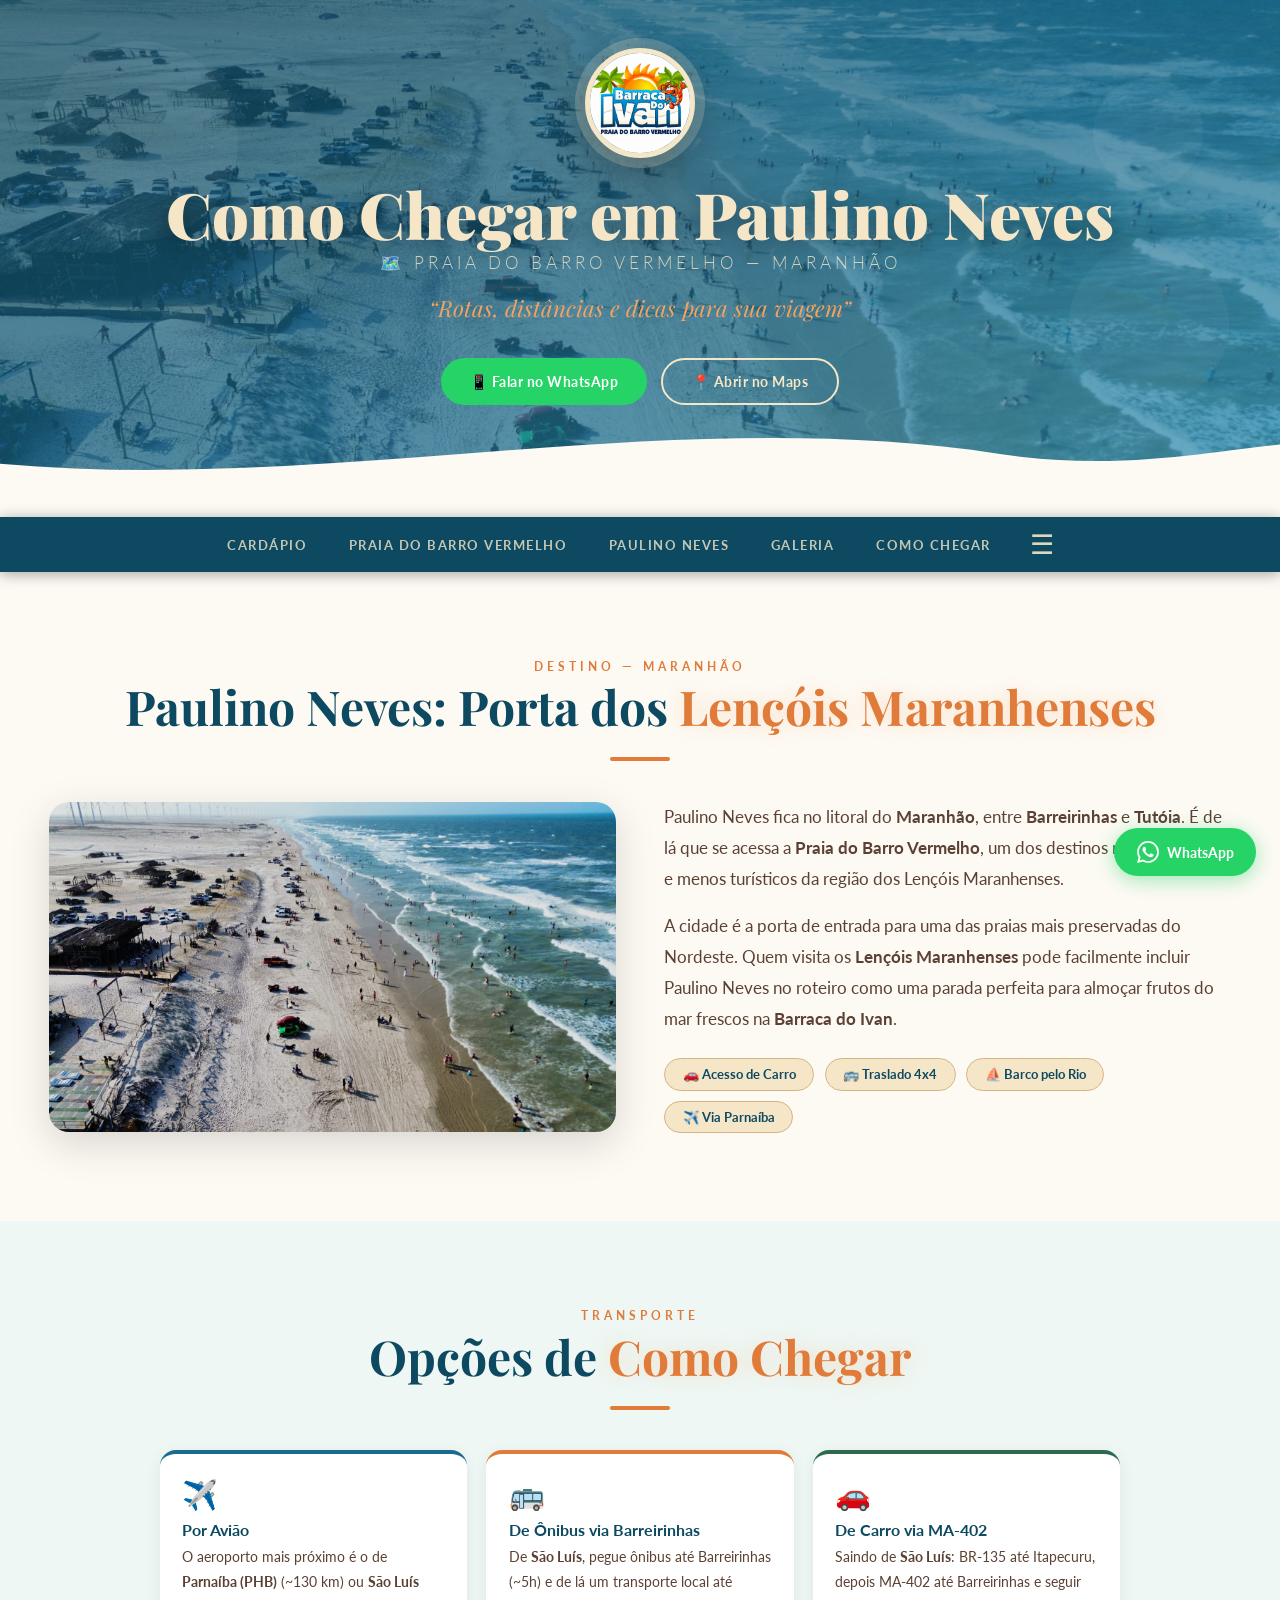
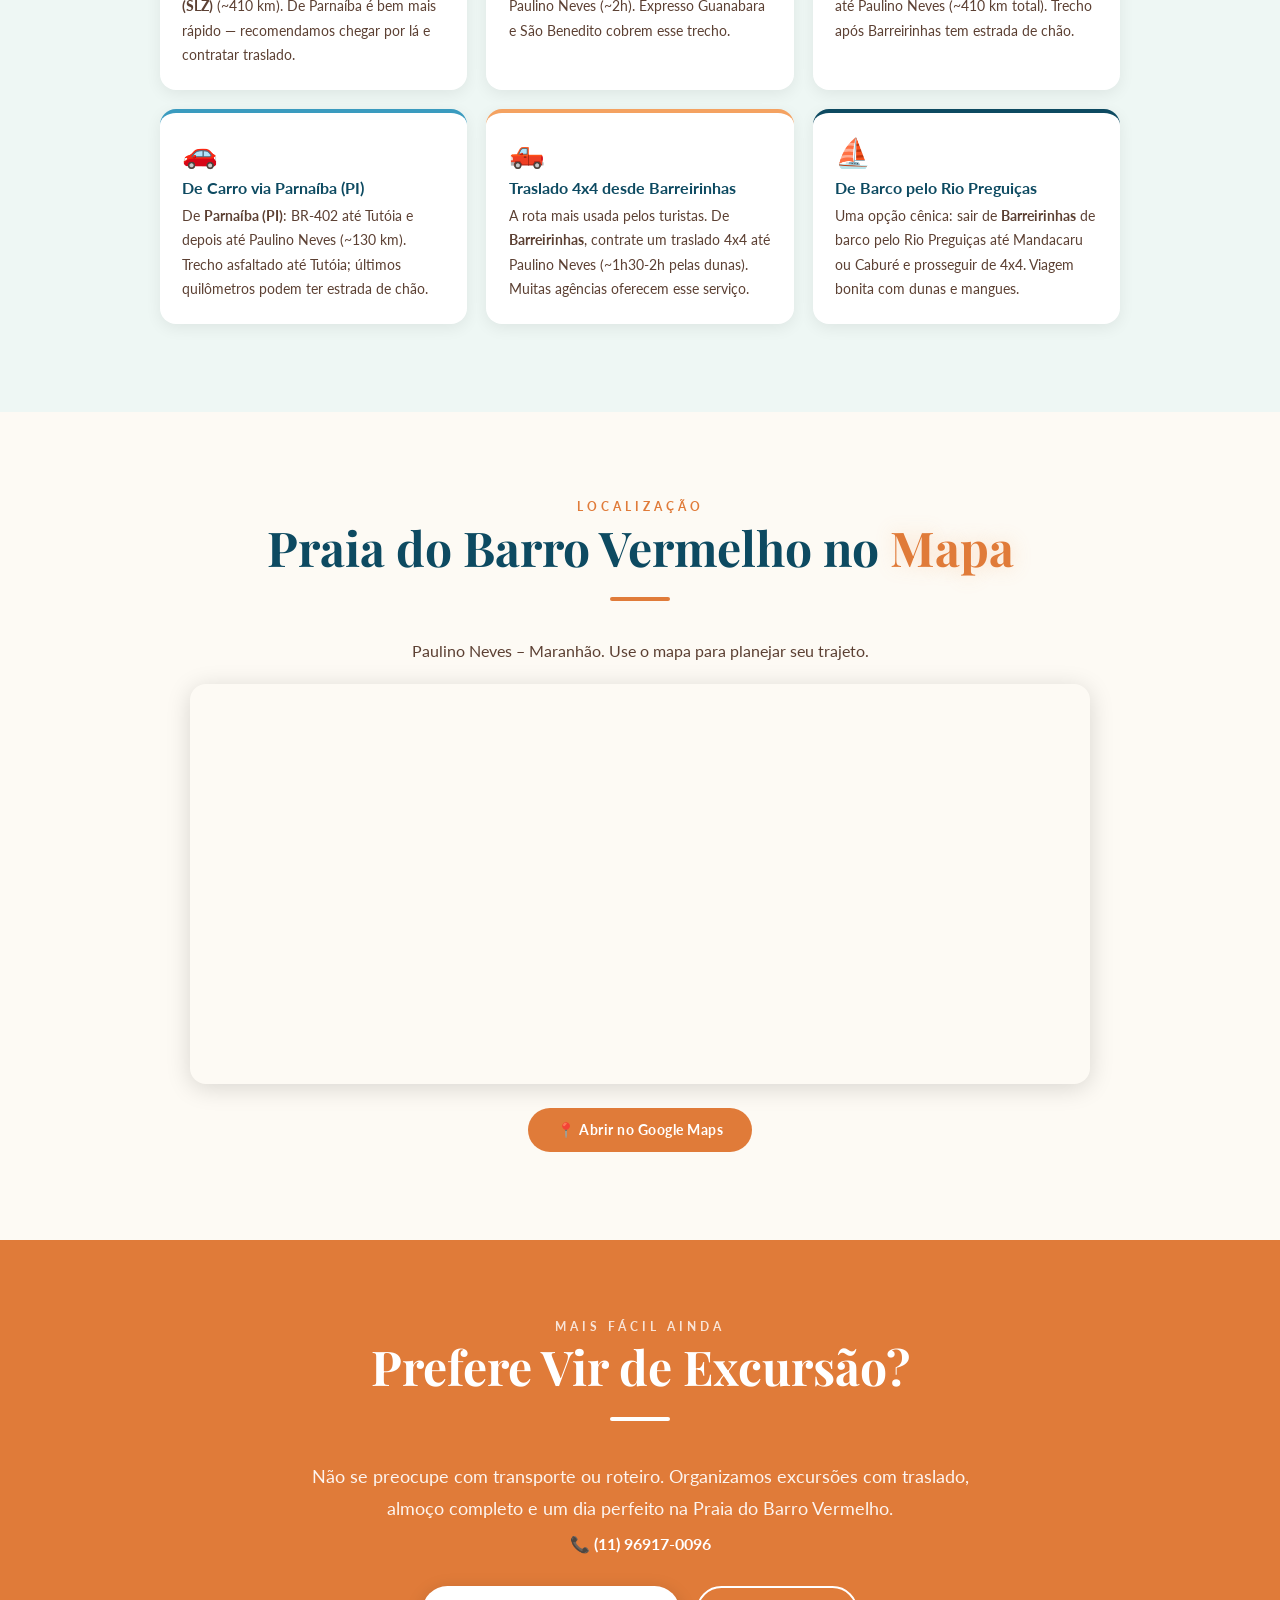
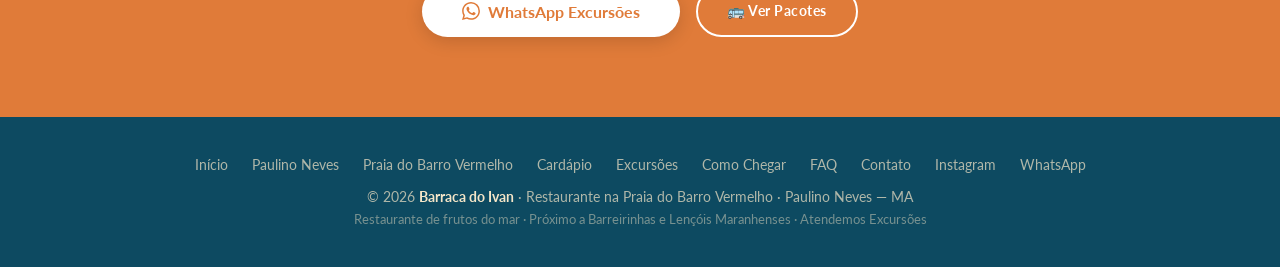
<file: como-chegar-paulino-neves.html>
<!DOCTYPE html>
<html lang="pt-BR">
<head>
<meta charset="UTF-8">
<meta name="viewport" content="width=device-width, initial-scale=1.0">
<title>Como Chegar em Paulino Neves MA | Barraca do Ivan – Praia do Barro Vermelho</title>
<meta name="description" content="Saiba como chegar em Paulino Neves, Maranhão, e na Praia do Barro Vermelho. Rotas de ônibus, carro e traslado desde Barreirinhas, São Luís e Parnaíba.">
<meta name="keywords" content="como chegar Paulino Neves, como ir Praia Barro Vermelho, ônibus Paulino Neves, traslado Barreirinhas Paulino Neves, como chegar Lençóis Maranhenses">
<meta name="robots" content="index, follow, max-snippet:-1, max-image-preview:large, max-video-preview:-1">
<meta name="author" content="Barraca do Ivan">
<link rel="canonical" href="https://barracadoivan.com/como-chegar-paulino-neves.html">
<meta name="geo.region" content="BR-MA">
<meta name="geo.placename" content="Paulino Neves, Maranhão, Brasil">
<meta name="geo.position" content="-2.7186;-42.5458">
<meta name="ICBM" content="-2.7186, -42.5458">
<meta property="og:type" content="website">
<meta property="og:url" content="https://barracadoivan.com/como-chegar-paulino-neves.html">
<meta property="og:title" content="Como Chegar em Paulino Neves MA | Barraca do Ivan">
<meta property="og:description" content="Rotas completas para chegar à Praia do Barro Vermelho em Paulino Neves – de carro, ônibus ou traslado partindo de Barreirinhas, São Luís ou Parnaíba.">
<meta property="og:image" content="https://barracadoivan.com/Imagens/praiadrone.jpeg">
<meta property="og:image:alt" content="Vista aérea da Praia do Barro Vermelho – Paulino Neves, Maranhão">
<meta property="og:locale" content="pt_BR">
<meta property="og:site_name" content="Barraca do Ivan">
<meta name="twitter:card" content="summary_large_image">
<meta name="twitter:title" content="Como Chegar em Paulino Neves MA | Barraca do Ivan">
<meta name="twitter:description" content="Rotas e opções de transporte para chegar à Praia do Barro Vermelho em Paulino Neves, Maranhão.">
<meta name="twitter:image" content="https://barracadoivan.com/Imagens/praiadrone.jpeg">
<link rel="icon" type="image/jpeg" href="Imagens/logo.jpeg">
<link rel="shortcut icon" href="Imagens/logo.jpeg">
<link rel="apple-touch-icon" href="Imagens/logo.jpeg">
<meta name="theme-color" content="#0D4A61">
<script type="application/ld+json">
{
  "@context": "https://schema.org",
  "@graph": [
    {
      "@type": "WebPage",
      "@id": "https://barracadoivan.com/como-chegar-paulino-neves.html",
      "url": "https://barracadoivan.com/como-chegar-paulino-neves.html",
      "name": "Como Chegar em Paulino Neves MA | Barraca do Ivan",
      "description": "Rotas e opções de transporte para chegar à Praia do Barro Vermelho em Paulino Neves, Maranhão.",
      "inLanguage": "pt-BR",
      "isPartOf": {"@id": "https://barracadoivan.com/"}
    },
    {
      "@type": "BreadcrumbList",
      "itemListElement": [
        {"@type": "ListItem", "position": 1, "name": "Início", "item": "https://barracadoivan.com/"},
        {"@type": "ListItem", "position": 2, "name": "Como Chegar", "item": "https://barracadoivan.com/como-chegar-paulino-neves.html"}
      ]
    },
    {
      "@type": "Restaurant",
      "@id": "https://barracadoivan.com/#restaurant",
      "name": "Barraca do Ivan",
      "url": "https://barracadoivan.com/",
      "logo": {"@type": "ImageObject", "url": "https://barracadoivan.com/Imagens/logo.jpeg", "width": 512, "height": 512},
      "telephone": "+5598988126176",
      "address": {
        "@type": "PostalAddress",
        "streetAddress": "Praia do Barro Vermelho",
        "addressLocality": "Paulino Neves",
        "addressRegion": "MA",
        "postalCode": "65595-000",
        "addressCountry": "BR"
      },
      "geo": {"@type": "GeoCoordinates", "latitude": -2.7264, "longitude": -42.5753},
      "servesCuisine": ["Frutos do Mar", "Culinária Maranhense"],
      "openingHours": "Mo-Su 09:00-18:00",
      "hasMap": "https://maps.app.goo.gl/vjuzgA27zzzx3Y1H8"
    }
  ]
}
</script>
<link rel="preconnect" href="https://fonts.googleapis.com">
<link rel="preconnect" href="https://fonts.gstatic.com" crossorigin>
<link rel="preload" href="https://fonts.googleapis.com/css2?family=Lato:wght@300;400;700&family=Playfair+Display:ital,wght@0,700;0,900;1,700&display=swap" as="style" onload="this.onload=null;this.rel='stylesheet'">
<noscript><link rel="stylesheet" href="https://fonts.googleapis.com/css2?family=Lato:wght@300;400;700&family=Playfair+Display:ital,wght@0,700;0,900;1,700&display=swap"></noscript>
<link rel="stylesheet" href="style.css">
</head>
<body>

<a class="wpp-float" href="https://wa.me/5598988126176?text=Ol%C3%A1%2C+gostaria+de+informa%C3%A7%C3%B5es+sobre+como+chegar+na+Barraca+do+Ivan!" target="_blank" rel="noopener"><svg xmlns="http://www.w3.org/2000/svg" viewBox="0 0 24 24" fill="white" width="22" height="22" style="flex-shrink:0"><path d="M17.472 14.382c-.297-.149-1.758-.867-2.03-.967-.273-.099-.471-.148-.67.15-.197.297-.767.966-.94 1.164-.173.199-.347.223-.644.075-.297-.15-1.255-.463-2.39-1.475-.883-.788-1.48-1.761-1.653-2.059-.173-.297-.018-.458.13-.606.134-.133.298-.347.446-.52.149-.174.198-.298.298-.497.099-.198.05-.371-.025-.52-.075-.149-.669-1.612-.916-2.207-.242-.579-.487-.5-.669-.51-.173-.008-.371-.01-.57-.01-.198 0-.52.074-.792.372-.272.297-1.04 1.016-1.04 2.479 0 1.462 1.065 2.875 1.213 3.074.149.198 2.096 3.2 5.077 4.487.709.306 1.262.489 1.694.625.712.227 1.36.195 1.871.118.571-.085 1.758-.719 2.006-1.413.248-.694.248-1.289.173-1.413-.074-.124-.272-.198-.57-.347m-5.421 7.403h-.004a9.87 9.87 0 01-5.031-1.378l-.361-.214-3.741.982.998-3.648-.235-.374a9.86 9.86 0 01-1.51-5.26c.001-5.45 4.436-9.884 9.888-9.884 2.64 0 5.122 1.03 6.988 2.898a9.825 9.825 0 012.893 6.994c-.003 5.45-4.437 9.884-9.885 9.884m8.413-18.297A11.815 11.815 0 0012.05 0C5.495 0 .16 5.335.157 11.892c0 2.096.547 4.142 1.588 5.945L.057 24l6.305-1.654a11.882 11.882 0 005.683 1.448h.005c6.554 0 11.89-5.335 11.893-11.893a11.821 11.821 0 00-3.48-8.413z"/></svg> WhatsApp</a>

<header class="hero" style="min-height:55vh;padding:3rem 1.5rem 7rem;">
  <div class="bubble b1"></div><div class="bubble b2"></div>
  <div class="bubble b3"></div><div class="bubble b4"></div>
  <div class="hero-bg" style="background-image:url('Imagens/praiadrone.jpeg');opacity:0.30;"></div>
  <div class="hero-content">
    <img src="Imagens/logo.jpeg" alt="Logo Barraca do Ivan" class="logo-img" style="width:110px;height:110px;">
    <h1 class="hero-title" style="font-size:clamp(1.9rem,7vw,4rem);">Como Chegar em Paulino Neves</h1>
    <p class="hero-praia">🗺️ Praia do Barro Vermelho &mdash; Maranhão</p>
    <p class="hero-tagline">&ldquo;Rotas, distâncias e dicas para sua viagem&rdquo;</p>
    <div class="hero-ctas">
      <a class="btn btn-wpp" href="https://wa.me/5598988126176?text=Ol%C3%A1%2C+gostaria+de+informa%C3%A7%C3%B5es+sobre+como+chegar+na+Barraca+do+Ivan!" target="_blank" rel="noopener">📱 Falar no WhatsApp</a>
      <a class="btn btn-outline" href="https://maps.app.goo.gl/vjuzgA27zzzx3Y1H8" target="_blank" rel="noopener">📍 Abrir no Maps</a>
    </div>
  </div>
</header>

<nav>
  <div class="nav-primary-links">
    <a href="cardapio.html">Cardápio</a>
    <a href="praia-do-barro-vermelho.html">Praia do Barro Vermelho</a>
    <a href="paulino-neves.html">Paulino Neves</a>
    <a href="index.html#galeria">Galeria</a>
    <a href="como-chegar-paulino-neves.html">Como Chegar</a>
  </div>
  <div class="nav-more">
    <button class="nav-toggle" aria-label="Mais páginas">&#9776;</button>
    <div class="nav-dropdown" id="navDropdown">
      <a href="index.html">Início</a>
      <a href="excursoes.html">Excursões</a>
      <a href="index.html#contato">Contato</a>
      <a href="index.html#faq">FAQ</a>
    </div>
  </div>
</nav>

<!-- INTRODUÇÃO -->
<section id="introducao">
  <div class="sobre-inner sr">
    <p class="section-label">Destino — Maranhão</p>
    <h2 class="section-title">Paulino Neves: Porta dos <span>Lençóis Maranhenses</span></h2>
    <div class="divider"></div>
    <div class="sobre-cols">
      <div class="sobre-img-wrap">
        <img src="Imagens/praiadrone.jpeg" alt="Vista aérea de Paulino Neves e Praia do Barro Vermelho, Maranhão" loading="lazy" width="440" height="330">
      </div>
      <div class="sobre-text">
        <p>Paulino Neves fica no litoral do <strong>Maranhão</strong>, entre <strong>Barreirinhas</strong> e <strong>Tutóia</strong>. É de lá que se acessa a <strong>Praia do Barro Vermelho</strong>, um dos destinos mais exclusivos e menos turísticos da região dos Lençóis Maranhenses.</p>
        <p>A cidade é a porta de entrada para uma das praias mais preservadas do Nordeste. Quem visita os <strong>Lençóis Maranhenses</strong> pode facilmente incluir Paulino Neves no roteiro como uma parada perfeita para almoçar frutos do mar frescos na <strong>Barraca do Ivan</strong>.</p>
        <div class="badges">
          <span class="badge">🚗 Acesso de Carro</span>
          <span class="badge">🚌 Traslado 4x4</span>
          <span class="badge">⛵ Barco pelo Rio</span>
          <span class="badge">✈️ Via Parnaíba</span>
        </div>
      </div>
    </div>
  </div>
</section>

<!-- OPÇÕES DE COMO CHEGAR -->
<section id="rotas" style="background:#EEF7F4;">
  <div class="sr" style="max-width:960px;margin:0 auto;text-align:center;">
    <p class="section-label">Transporte</p>
    <h2 class="section-title">Opções de <span>Como Chegar</span></h2>
    <div class="divider"></div>
    <div style="display:grid;grid-template-columns:repeat(auto-fit,minmax(250px,1fr));gap:1.2rem;text-align:left;margin-top:1rem;">
      <div style="background:white;border-radius:16px;padding:1.4rem;box-shadow:0 4px 16px rgba(0,0,0,0.07);border-top:4px solid var(--mar);">
        <div style="font-size:1.8rem;margin-bottom:0.5rem;">✈️</div>
        <h3 style="color:var(--mar-profundo);font-size:1rem;margin-bottom:0.4rem;">Por Avião</h3>
        <p style="color:var(--texto-suave);font-size:0.9rem;line-height:1.7;">O aeroporto mais próximo é o de <strong>Parnaíba (PHB)</strong> (~130 km) ou <strong>São Luís (SLZ)</strong> (~410 km). De Parnaíba é bem mais rápido — recomendamos chegar por lá e contratar traslado.</p>
      </div>
      <div style="background:white;border-radius:16px;padding:1.4rem;box-shadow:0 4px 16px rgba(0,0,0,0.07);border-top:4px solid var(--laranja);">
        <div style="font-size:1.8rem;margin-bottom:0.5rem;">🚌</div>
        <h3 style="color:var(--mar-profundo);font-size:1rem;margin-bottom:0.4rem;">De Ônibus via Barreirinhas</h3>
        <p style="color:var(--texto-suave);font-size:0.9rem;line-height:1.7;">De <strong>São Luís</strong>, pegue ônibus até Barreirinhas (~5h) e de lá um transporte local até Paulino Neves (~2h). Expresso Guanabara e São Benedito cobrem esse trecho.</p>
      </div>
      <div style="background:white;border-radius:16px;padding:1.4rem;box-shadow:0 4px 16px rgba(0,0,0,0.07);border-top:4px solid var(--verde);">
        <div style="font-size:1.8rem;margin-bottom:0.5rem;">🚗</div>
        <h3 style="color:var(--mar-profundo);font-size:1rem;margin-bottom:0.4rem;">De Carro via MA-402</h3>
        <p style="color:var(--texto-suave);font-size:0.9rem;line-height:1.7;">Saindo de <strong>São Luís</strong>: BR-135 até Itapecuru, depois MA-402 até Barreirinhas e seguir até Paulino Neves (~410 km total). Trecho após Barreirinhas tem estrada de chão.</p>
      </div>
      <div style="background:white;border-radius:16px;padding:1.4rem;box-shadow:0 4px 16px rgba(0,0,0,0.07);border-top:4px solid var(--mar-claro);">
        <div style="font-size:1.8rem;margin-bottom:0.5rem;">🚗</div>
        <h3 style="color:var(--mar-profundo);font-size:1rem;margin-bottom:0.4rem;">De Carro via Parnaíba (PI)</h3>
        <p style="color:var(--texto-suave);font-size:0.9rem;line-height:1.7;">De <strong>Parnaíba (PI)</strong>: BR-402 até Tutóia e depois até Paulino Neves (~130 km). Trecho asfaltado até Tutóia; últimos quilômetros podem ter estrada de chão.</p>
      </div>
      <div style="background:white;border-radius:16px;padding:1.4rem;box-shadow:0 4px 16px rgba(0,0,0,0.07);border-top:4px solid var(--laranja-vivo);">
        <div style="font-size:1.8rem;margin-bottom:0.5rem;">🛻</div>
        <h3 style="color:var(--mar-profundo);font-size:1rem;margin-bottom:0.4rem;">Traslado 4x4 desde Barreirinhas</h3>
        <p style="color:var(--texto-suave);font-size:0.9rem;line-height:1.7;">A rota mais usada pelos turistas. De <strong>Barreirinhas</strong>, contrate um traslado 4x4 até Paulino Neves (~1h30-2h pelas dunas). Muitas agências oferecem esse serviço.</p>
      </div>
      <div style="background:white;border-radius:16px;padding:1.4rem;box-shadow:0 4px 16px rgba(0,0,0,0.07);border-top:4px solid var(--mar-profundo);">
        <div style="font-size:1.8rem;margin-bottom:0.5rem;">⛵</div>
        <h3 style="color:var(--mar-profundo);font-size:1rem;margin-bottom:0.4rem;">De Barco pelo Rio Preguiças</h3>
        <p style="color:var(--texto-suave);font-size:0.9rem;line-height:1.7;">Uma opção cênica: sair de <strong>Barreirinhas</strong> de barco pelo Rio Preguiças até Mandacaru ou Caburé e prosseguir de 4x4. Viagem bonita com dunas e mangues.</p>
      </div>
    </div>
  </div>
</section>

<!-- MAPA -->
<section id="mapa">
  <div class="sr" style="max-width:900px;margin:0 auto;text-align:center;">
    <p class="section-label">Localização</p>
    <h2 class="section-title">Praia do Barro Vermelho no <span>Mapa</span></h2>
    <div class="divider"></div>
    <p style="color:var(--texto-suave);font-size:1rem;margin-bottom:1.5rem;">Paulino Neves – Maranhão. Use o mapa para planejar seu trajeto.</p>
    <div style="border-radius:16px;overflow:hidden;box-shadow:0 4px 24px rgba(0,0,0,0.15);">
      <iframe
        src="https://www.google.com/maps/embed?pb=!1m18!1m12!1m3!1d63351!2d-42.5753!3d-2.7264!2m3!1f0!2f0!3f0!3m2!1i1024!2i768!4f13.1!3m3!1m2!1s0x7f4b9e1f5b000001%3A0x0!2sPaulino+Neves%2C+MA!5e0!3m2!1spt!2sbr!4v1680000000000!5m2!1spt!2sbr"
        width="100%" height="400"
        style="border:0;display:block;"
        allowfullscreen="" loading="lazy"
        referrerpolicy="no-referrer-when-downgrade"
        title="Mapa de Paulino Neves – Praia do Barro Vermelho, Maranhão">
      </iframe>
    </div>
    <div style="margin-top:1.5rem;">
      <a class="btn btn-primary" href="https://maps.app.goo.gl/vjuzgA27zzzx3Y1H8" target="_blank" rel="noopener">📍 Abrir no Google Maps</a>
    </div>
  </div>
</section>

<!-- CTA EXCURSÃO -->
<section id="cta-excursao" style="background:var(--laranja);text-align:center;padding:5rem 1.5rem;">
  <div class="sr" style="max-width:680px;margin:0 auto;">
    <p class="section-label" style="color:rgba(255,255,255,0.8);">Mais fácil ainda</p>
    <h2 class="section-title" style="color:white;">Prefere Vir de <span style="color:white;text-shadow:none;">Excursão?</span></h2>
    <div class="divider" style="background:white;"></div>
    <p style="color:rgba(255,255,255,0.92);font-size:1.1rem;line-height:1.85;margin-bottom:0.5rem;">Não se preocupe com transporte ou roteiro. Organizamos excursões com traslado, almoço completo e um dia perfeito na Praia do Barro Vermelho.</p>
    <p style="color:rgba(255,255,255,0.92);font-size:1rem;margin-bottom:2rem;">📞 <strong style="color:white;">(11) 96917-0096</strong></p>
    <div style="display:flex;gap:1rem;justify-content:center;flex-wrap:wrap;">
      <a class="btn-excursao" href="https://wa.me/5511969170096?text=Ol%C3%A1%2C+gostaria+de+informa%C3%A7%C3%B5es+sobre+excurs%C3%B5es+para+a+Praia+do+Barro+Vermelho!" target="_blank" rel="noopener"><svg xmlns="http://www.w3.org/2000/svg" viewBox="0 0 24 24" fill="currentColor" width="18" height="18"><path d="M17.472 14.382c-.297-.149-1.758-.867-2.03-.967-.273-.099-.471-.148-.67.15-.197.297-.767.966-.94 1.164-.173.199-.347.223-.644.075-.297-.15-1.255-.463-2.39-1.475-.883-.788-1.48-1.761-1.653-2.059-.173-.297-.018-.458.13-.606.134-.133.298-.347.446-.52.149-.174.198-.298.298-.497.099-.198.05-.371-.025-.52-.075-.149-.669-1.612-.916-2.207-.242-.579-.487-.5-.669-.51-.173-.008-.371-.01-.57-.01-.198 0-.52.074-.792.372-.272.297-1.04 1.016-1.04 2.479 0 1.462 1.065 2.875 1.213 3.074.149.198 2.096 3.2 5.077 4.487.709.306 1.262.489 1.694.625.712.227 1.36.195 1.871.118.571-.085 1.758-.719 2.006-1.413.248-.694.248-1.289.173-1.413-.074-.124-.272-.198-.57-.347m-5.421 7.403h-.004a9.87 9.87 0 01-5.031-1.378l-.361-.214-3.741.982.998-3.648-.235-.374a9.86 9.86 0 01-1.51-5.26c.001-5.45 4.436-9.884 9.888-9.884 2.64 0 5.122 1.03 6.988 2.898a9.825 9.825 0 012.893 6.994c-.003 5.45-4.437 9.884-9.885 9.884m8.413-18.297A11.815 11.815 0 0012.05 0C5.495 0 .16 5.335.157 11.892c0 2.096.547 4.142 1.588 5.945L.057 24l6.305-1.654a11.882 11.882 0 005.683 1.448h.005c6.554 0 11.89-5.335 11.893-11.893a11.821 11.821 0 00-3.48-8.413z"/></svg> WhatsApp Excursões</a>
      <a class="btn btn-outline" style="border-color:white;color:white;" href="excursoes.html">🚌 Ver Pacotes</a>
    </div>
  </div>
</section>

<footer>
  <div class="footer-links">
    <a href="index.html">Início</a>
    <a href="paulino-neves.html">Paulino Neves</a>
    <a href="praia-do-barro-vermelho.html">Praia do Barro Vermelho</a>
    <a href="cardapio.html">Cardápio</a>
    <a href="excursoes.html">Excursões</a>
    <a href="como-chegar-paulino-neves.html">Como Chegar</a>
    <a href="index.html#faq">FAQ</a>
    <a href="index.html#contato">Contato</a>
    <a href="https://www.instagram.com/barraca.do.ivan" target="_blank" rel="noopener">Instagram</a>
    <a href="https://wa.me/5598988126176" target="_blank" rel="noopener">WhatsApp</a>
  </div>
  <p>© 2026 <strong>Barraca do Ivan</strong> · Restaurante na Praia do Barro Vermelho · Paulino Neves — MA</p>
  <p style="margin-top:0.4rem;font-size:0.8rem;opacity:0.65;">Restaurante de frutos do mar · Próximo a Barreirinhas e Lençóis Maranhenses · Atendemos Excursões</p>
</footer>

<script>
const navToggle = document.querySelector('.nav-toggle');
const navDropdown = document.getElementById('navDropdown');
if (navToggle && navDropdown) {
  navToggle.addEventListener('click', function(e) { e.stopPropagation(); navDropdown.classList.toggle('open'); });
  document.addEventListener('click', function() { navDropdown.classList.remove('open'); });
}

const obs = new IntersectionObserver(entries => {
  entries.forEach(e => { if(e.isIntersecting){ e.target.classList.add('visible'); obs.unobserve(e.target); } });
}, {threshold: 0.1});
document.querySelectorAll('.sr').forEach(el => obs.observe(el));
</script>
</body>
</html>
</file>
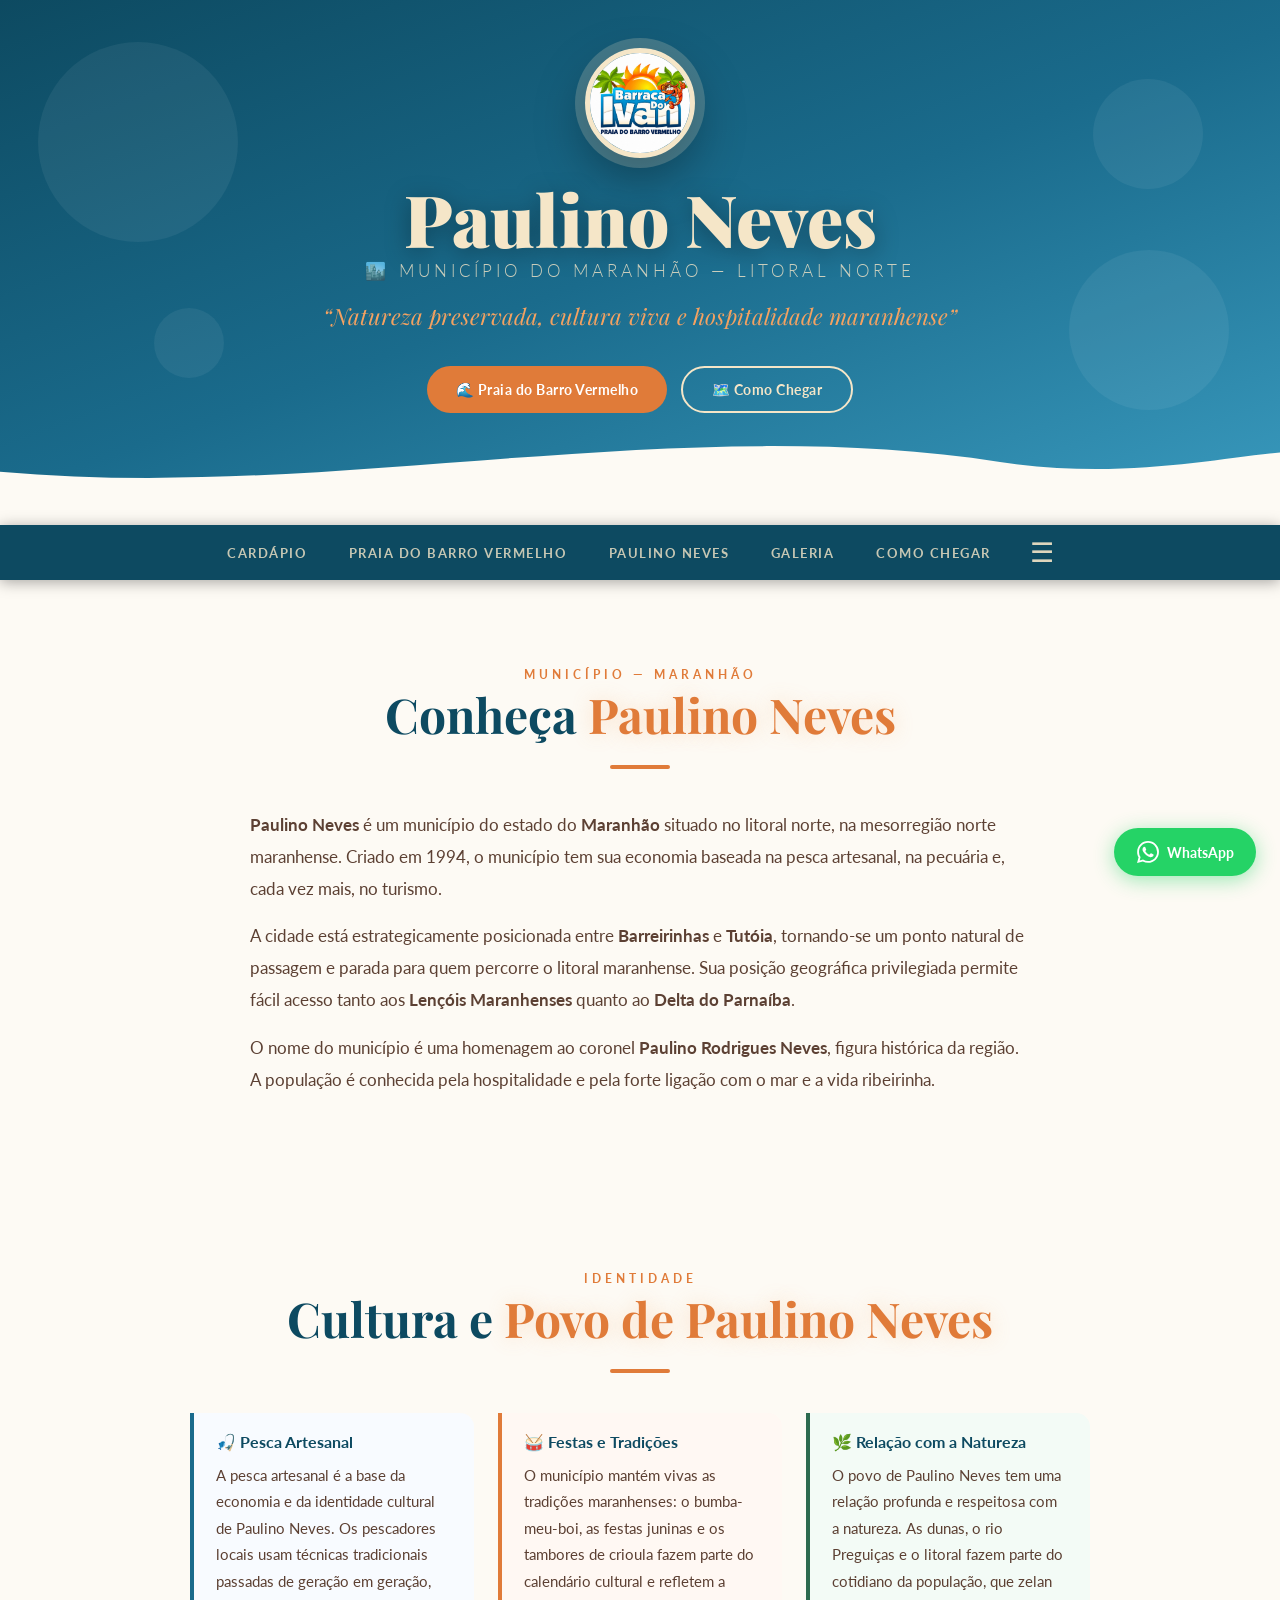
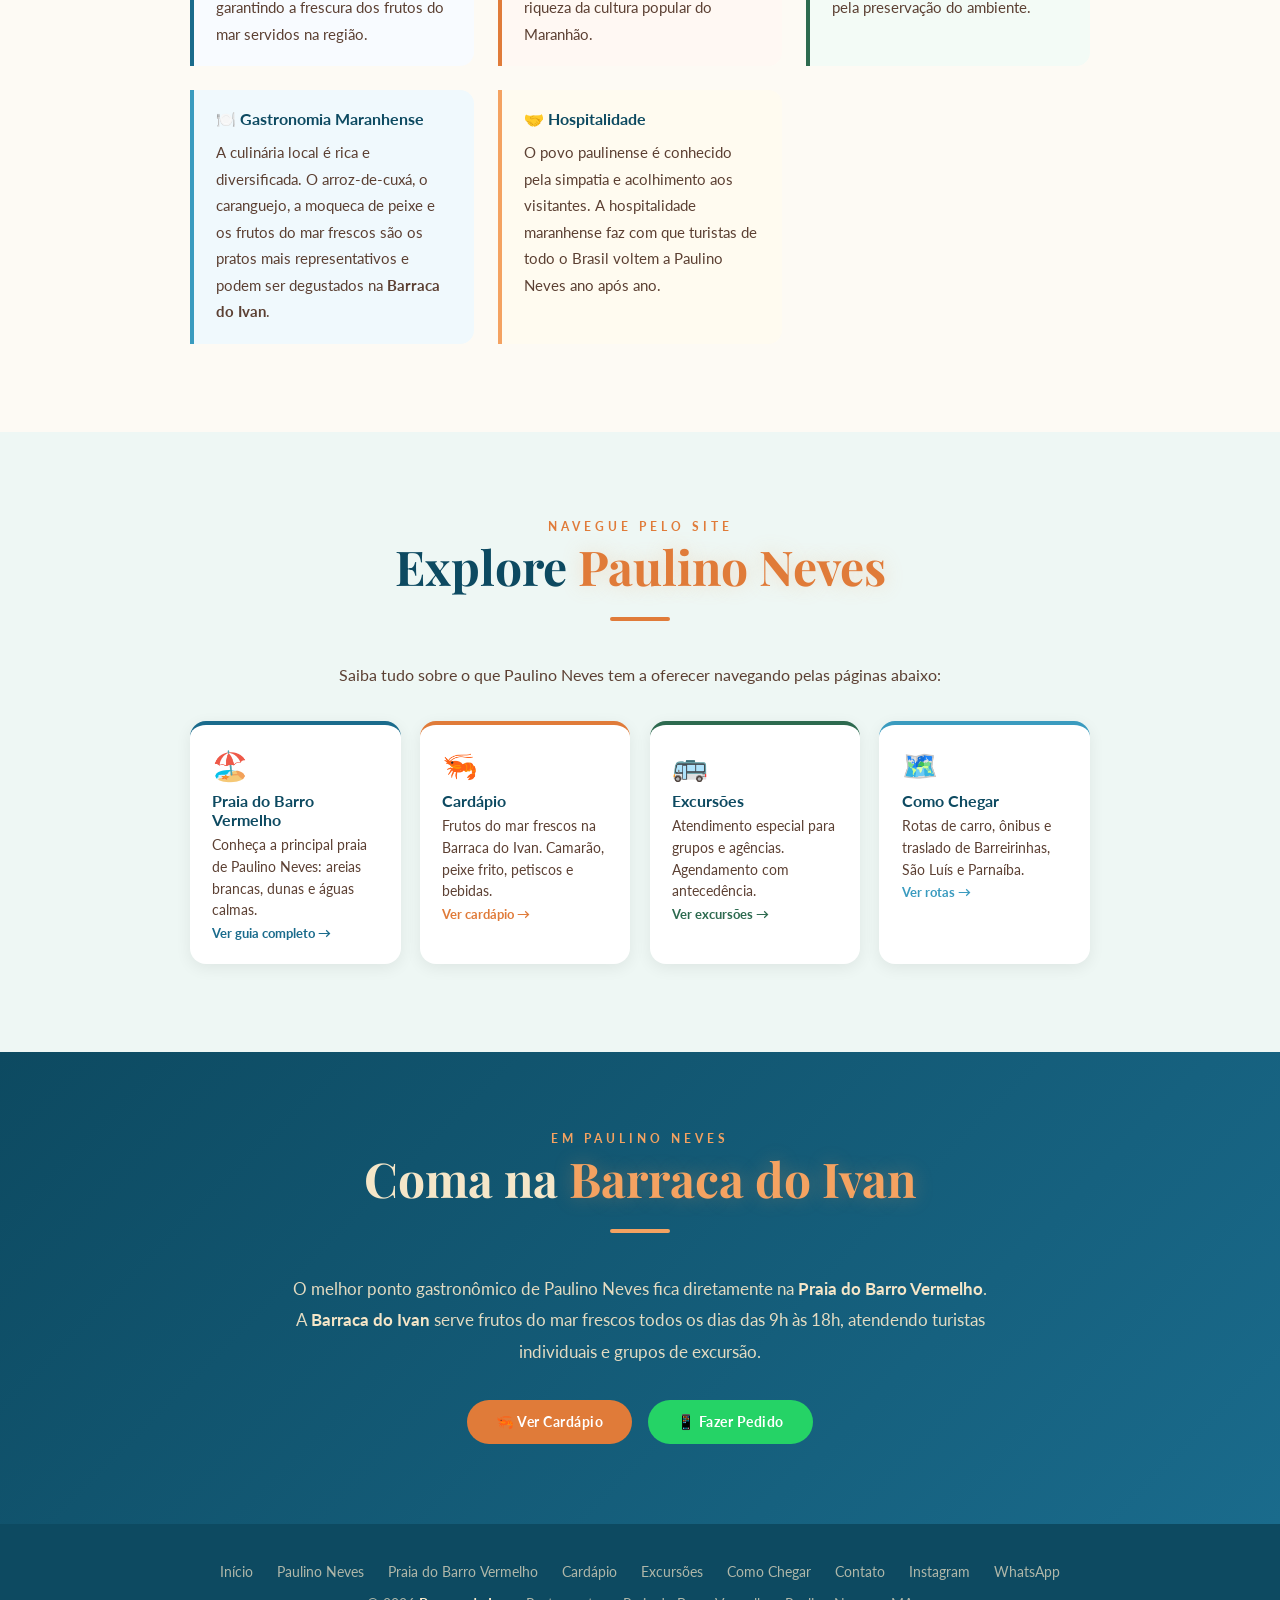
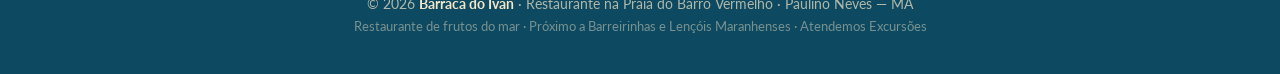
<file: paulino-neves.html>
<!DOCTYPE html>
<html lang="pt-BR">
<head>
<meta charset="UTF-8">
<meta name="viewport" content="width=device-width, initial-scale=1.0">
<title>Paulino Neves Maranhão | Turismo, Cultura e o que fazer – Guia Completo</title>
<meta name="description" content="Guia completo de Paulino Neves, MA. História, cultura, turismo, praias e onde comer em Paulino Neves – Maranhão. Destino próximo a Barreirinhas e Lençóis Maranhenses.">
<meta name="keywords" content="Paulino Neves Maranhão, turismo Paulino Neves, o que fazer Paulino Neves, Paulino Neves MA, Paulino Neves Lençóis Maranhenses, onde comer Paulino Neves, restaurante Paulino Neves, município Paulino Neves">
<meta name="robots" content="index, follow, max-snippet:-1, max-image-preview:large, max-video-preview:-1">
<meta name="author" content="Barraca do Ivan">
<link rel="canonical" href="https://barracadoivan.com/paulino-neves.html">
<meta name="geo.region" content="BR-MA">
<meta name="geo.placename" content="Paulino Neves, Maranhão, Brasil">
<meta name="geo.position" content="-2.7186;-42.5458">
<meta name="ICBM" content="-2.7186, -42.5458">
<meta property="og:type" content="website">
<meta property="og:url" content="https://barracadoivan.com/paulino-neves.html">
<meta property="og:title" content="Paulino Neves Maranhão | Turismo, Cultura e o que fazer">
<meta property="og:description" content="Tudo sobre Paulino Neves, MA. História, cultura local, turismo e gastronomia. Porta de entrada dos Lençóis Maranhenses.">
<meta property="og:image" content="https://barracadoivan.com/Imagens/logo.jpeg">
<meta property="og:locale" content="pt_BR">
<meta property="og:site_name" content="Barraca do Ivan">
<meta name="twitter:card" content="summary_large_image">
<meta name="twitter:title" content="Paulino Neves MA | Turismo e Cultura">
<meta name="twitter:description" content="Conheça Paulino Neves, Maranhão. Turismo, gastronomia e a cultura maranhense a beira da praia.">
<meta name="twitter:image" content="https://barracadoivan.com/Imagens/logo.jpeg">
<link rel="icon" type="image/jpeg" href="Imagens/logo.jpeg">
<link rel="shortcut icon" href="Imagens/logo.jpeg">
<link rel="apple-touch-icon" href="Imagens/logo.jpeg">
<meta name="theme-color" content="#0D4A61">
<script type="application/ld+json">
{
  "@context": "https://schema.org",
  "@graph": [
    {
      "@type": "City",
      "@id": "https://barracadoivan.com/paulino-neves.html#city",
      "name": "Paulino Neves",
      "description": "Paulino Neves é um município do litoral norte do Maranhão, conhecido pelas praias preservadas, dunas e pela proximidade com os Lençóis Maranhenses e Barreirinhas.",
      "url": "https://barracadoivan.com/paulino-neves.html",
      "address": {
        "@type": "PostalAddress",
        "addressLocality": "Paulino Neves",
        "addressRegion": "MA",
        "postalCode": "65595-000",
        "addressCountry": "BR"
      },
      "geo": {"@type": "GeoCoordinates", "latitude": -2.7186, "longitude": -42.5458}
    },
    {
      "@type": "Restaurant",
      "@id": "https://barracadoivan.com/#restaurant",
      "name": "Barraca do Ivan",
      "url": "https://barracadoivan.com/",
      "logo": {"@type": "ImageObject", "url": "https://barracadoivan.com/Imagens/logo.jpeg"},
      "telephone": "+5598988126176",
      "address": {
        "@type": "PostalAddress",
        "streetAddress": "Praia do Barro Vermelho",
        "addressLocality": "Paulino Neves",
        "addressRegion": "MA",
        "postalCode": "65595-000",
        "addressCountry": "BR"
      },
      "servesCuisine": ["Frutos do Mar", "Culinária Maranhense"],
      "openingHours": "Mo-Su 09:00-18:00"
    },
    {
      "@type": "BreadcrumbList",
      "itemListElement": [
        {"@type": "ListItem", "position": 1, "name": "Início", "item": "https://barracadoivan.com/"},
        {"@type": "ListItem", "position": 2, "name": "Paulino Neves", "item": "https://barracadoivan.com/paulino-neves.html"}
      ]
    }
  ]
}
</script>
<link rel="preconnect" href="https://fonts.googleapis.com">
<link rel="preconnect" href="https://fonts.gstatic.com" crossorigin>
<link rel="preload" href="https://fonts.googleapis.com/css2?family=Lato:wght@300;400;700&family=Playfair+Display:ital,wght@0,700;0,900;1,700&display=swap" as="style" onload="this.onload=null;this.rel='stylesheet'">
<noscript><link rel="stylesheet" href="https://fonts.googleapis.com/css2?family=Lato:wght@300;400;700&family=Playfair+Display:ital,wght@0,700;0,900;1,700&display=swap"></noscript>
<link rel="stylesheet" href="style.css">
</head>
<body>

<a class="wpp-float" href="https://wa.me/5598988126176?text=Ol%C3%A1%2C+vim+pelo+site+e+quero+informa%C3%A7%C3%B5es!" target="_blank" rel="noopener"><svg xmlns="http://www.w3.org/2000/svg" viewBox="0 0 24 24" fill="white" width="22" height="22" style="flex-shrink:0"><path d="M17.472 14.382c-.297-.149-1.758-.867-2.03-.967-.273-.099-.471-.148-.67.15-.197.297-.767.966-.94 1.164-.173.199-.347.223-.644.075-.297-.15-1.255-.463-2.39-1.475-.883-.788-1.48-1.761-1.653-2.059-.173-.297-.018-.458.13-.606.134-.133.298-.347.446-.52.149-.174.198-.298.298-.497.099-.198.05-.371-.025-.52-.075-.149-.669-1.612-.916-2.207-.242-.579-.487-.5-.669-.51-.173-.008-.371-.01-.57-.01-.198 0-.52.074-.792.372-.272.297-1.04 1.016-1.04 2.479 0 1.462 1.065 2.875 1.213 3.074.149.198 2.096 3.2 5.077 4.487.709.306 1.262.489 1.694.625.712.227 1.36.195 1.871.118.571-.085 1.758-.719 2.006-1.413.248-.694.248-1.289.173-1.413-.074-.124-.272-.198-.57-.347m-5.421 7.403h-.004a9.87 9.87 0 01-5.031-1.378l-.361-.214-3.741.982.998-3.648-.235-.374a9.86 9.86 0 01-1.51-5.26c.001-5.45 4.436-9.884 9.888-9.884 2.64 0 5.122 1.03 6.988 2.898a9.825 9.825 0 012.893 6.994c-.003 5.45-4.437 9.884-9.885 9.884m8.413-18.297A11.815 11.815 0 0012.05 0C5.495 0 .16 5.335.157 11.892c0 2.096.547 4.142 1.588 5.945L.057 24l6.305-1.654a11.882 11.882 0 005.683 1.448h.005c6.554 0 11.89-5.335 11.893-11.893a11.821 11.821 0 00-3.48-8.413z"/></svg> WhatsApp</a>

<!-- HERO -->
<header class="hero" style="min-height:55vh;padding:3rem 1.5rem 7rem;">
  <div class="bubble b1"></div><div class="bubble b2"></div>
  <div class="bubble b3"></div><div class="bubble b4"></div>
  <div class="hero-content">
    <img src="Imagens/logo.jpeg" alt="Logo Barraca do Ivan – Paulino Neves MA" class="logo-img" style="width:110px;height:110px;">
    <h1 class="hero-title" style="font-size:clamp(2rem,7vw,4.5rem);">Paulino Neves</h1>
    <p class="hero-praia">🏙️ Município do Maranhão &mdash; Litoral Norte</p>
    <p class="hero-tagline">&ldquo;Natureza preservada, cultura viva e hospitalidade maranhense&rdquo;</p>
    <div class="hero-ctas">
      <a class="btn btn-primary" href="praia-do-barro-vermelho.html">🌊 Praia do Barro Vermelho</a>
      <a class="btn btn-outline" href="como-chegar-paulino-neves.html">🗺️ Como Chegar</a>
    </div>
  </div>
</header>

<nav>
  <div class="nav-primary-links">
    <a href="cardapio.html">Cardápio</a>
    <a href="praia-do-barro-vermelho.html">Praia do Barro Vermelho</a>
    <a href="paulino-neves.html">Paulino Neves</a>
    <a href="index.html#galeria">Galeria</a>
    <a href="como-chegar-paulino-neves.html">Como Chegar</a>
  </div>
  <div class="nav-more">
    <button class="nav-toggle" aria-label="Mais páginas">&#9776;</button>
    <div class="nav-dropdown" id="navDropdown">
      <a href="index.html">Início</a>
      <a href="excursoes.html">Excursões</a>
      <a href="index.html#contato">Contato</a>
      <a href="index.html#faq">FAQ</a>
    </div>
  </div>
</nav>

<!-- SOBRE O MUNICÍPIO -->
<section id="municipio">
  <div class="sobre-inner sr">
    <p class="section-label">Município — Maranhão</p>
    <h2 class="section-title">Conheça <span>Paulino Neves</span></h2>
    <div class="divider"></div>
    <div style="max-width:780px;margin:0 auto;text-align:left;">
      <p style="font-size:1.05rem;line-height:1.9;color:var(--texto-suave);margin-bottom:1rem;"><strong>Paulino Neves</strong> é um município do estado do <strong>Maranhão</strong> situado no litoral norte, na mesorregião norte maranhense. Criado em 1994, o município tem sua economia baseada na pesca artesanal, na pecuária e, cada vez mais, no turismo.</p>
      <p style="font-size:1.05rem;line-height:1.9;color:var(--texto-suave);margin-bottom:1rem;">A cidade está estrategicamente posicionada entre <strong>Barreirinhas</strong> e <strong>Tutóia</strong>, tornando-se um ponto natural de passagem e parada para quem percorre o litoral maranhense. Sua posição geográfica privilegiada permite fácil acesso tanto aos <strong>Lençóis Maranhenses</strong> quanto ao <strong>Delta do Parnaíba</strong>.</p>
      <p style="font-size:1.05rem;line-height:1.9;color:var(--texto-suave);">O nome do município é uma homenagem ao coronel <strong>Paulino Rodrigues Neves</strong>, figura histórica da região. A população é conhecida pela hospitalidade e pela forte ligação com o mar e a vida ribeirinha.</p>
    </div>
  </div>
</section>

<!-- CULTURA E IDENTIDADE -->
<section id="cultura">
  <div class="sr" style="max-width:900px;margin:0 auto;">
    <p class="section-label" style="text-align:center;">Identidade</p>
    <h2 class="section-title" style="text-align:center;">Cultura e <span>Povo de Paulino Neves</span></h2>
    <div class="divider"></div>
    <div style="display:grid;grid-template-columns:repeat(auto-fit,minmax(260px,1fr));gap:1.5rem;margin-top:1rem;">
      <div style="border-left:4px solid var(--mar);padding:1.2rem 1.4rem;background:#f8fbff;border-radius:0 14px 14px 0;">
        <h3 style="color:var(--mar-profundo);font-size:1rem;margin-bottom:0.6rem;">🎣 Pesca Artesanal</h3>
        <p style="color:var(--texto-suave);font-size:0.92rem;line-height:1.8;">A pesca artesanal é a base da economia e da identidade cultural de Paulino Neves. Os pescadores locais usam técnicas tradicionais passadas de geração em geração, garantindo a frescura dos frutos do mar servidos na região.</p>
      </div>
      <div style="border-left:4px solid var(--laranja);padding:1.2rem 1.4rem;background:#fff8f3;border-radius:0 14px 14px 0;">
        <h3 style="color:var(--mar-profundo);font-size:1rem;margin-bottom:0.6rem;">🥁 Festas e Tradições</h3>
        <p style="color:var(--texto-suave);font-size:0.92rem;line-height:1.8;">O município mantém vivas as tradições maranhenses: o bumba-meu-boi, as festas juninas e os tambores de crioula fazem parte do calendário cultural e refletem a riqueza da cultura popular do Maranhão.</p>
      </div>
      <div style="border-left:4px solid var(--verde);padding:1.2rem 1.4rem;background:#f3fbf6;border-radius:0 14px 14px 0;">
        <h3 style="color:var(--mar-profundo);font-size:1rem;margin-bottom:0.6rem;">🌿 Relação com a Natureza</h3>
        <p style="color:var(--texto-suave);font-size:0.92rem;line-height:1.8;">O povo de Paulino Neves tem uma relação profunda e respeitosa com a natureza. As dunas, o rio Preguiças e o litoral fazem parte do cotidiano da população, que zelan pela preservação do ambiente.</p>
      </div>
      <div style="border-left:4px solid var(--mar-claro);padding:1.2rem 1.4rem;background:#f0f9fd;border-radius:0 14px 14px 0;">
        <h3 style="color:var(--mar-profundo);font-size:1rem;margin-bottom:0.6rem;">🍽️ Gastronomia Maranhense</h3>
        <p style="color:var(--texto-suave);font-size:0.92rem;line-height:1.8;">A culinária local é rica e diversificada. O arroz-de-cuxá, o caranguejo, a moqueca de peixe e os frutos do mar frescos são os pratos mais representativos e podem ser degustados na <strong>Barraca do Ivan</strong>.</p>
      </div>
      <div style="border-left:4px solid var(--laranja-vivo);padding:1.2rem 1.4rem;background:#fffbf0;border-radius:0 14px 14px 0;">
        <h3 style="color:var(--mar-profundo);font-size:1rem;margin-bottom:0.6rem;">🤝 Hospitalidade</h3>
        <p style="color:var(--texto-suave);font-size:0.92rem;line-height:1.8;">O povo paulinense é conhecido pela simpatia e acolhimento aos visitantes. A hospitalidade maranhense faz com que turistas de todo o Brasil voltem a Paulino Neves ano após ano.</p>
      </div>
    </div>
  </div>
</section>

<!-- EXPLORE PAULINO NEVES — LINKS INTERNOS -->
<section id="explore" style="background:#EEF7F4;">
  <div class="sr" style="max-width:900px;margin:0 auto;text-align:center;">
    <p class="section-label">Navegue pelo site</p>
    <h2 class="section-title">Explore <span>Paulino Neves</span></h2>
    <div class="divider"></div>
    <p style="color:var(--texto-suave);font-size:1rem;line-height:1.8;margin-bottom:2rem;">Saiba tudo sobre o que Paulino Neves tem a oferecer navegando pelas páginas abaixo:</p>
    <div style="display:grid;grid-template-columns:repeat(auto-fit,minmax(200px,1fr));gap:1.2rem;text-align:left;">
      <a href="praia-do-barro-vermelho.html" style="display:block;background:white;border-radius:16px;padding:1.4rem;box-shadow:0 4px 16px rgba(0,0,0,0.07);text-decoration:none;border-top:4px solid var(--mar);transition:transform 0.2s,box-shadow 0.2s;" onmouseover="this.style.transform='translateY(-4px)';this.style.boxShadow='0 10px 28px rgba(0,0,0,0.13)'" onmouseout="this.style.transform='';this.style.boxShadow='0 4px 16px rgba(0,0,0,0.07)'">
        <div style="font-size:1.8rem;margin-bottom:0.5rem;">🏖️</div>
        <h3 style="color:var(--mar-profundo);font-size:1rem;margin-bottom:0.4rem;">Praia do Barro Vermelho</h3>
        <p style="color:var(--texto-suave);font-size:0.85rem;line-height:1.6;">Conheça a principal praia de Paulino Neves: areias brancas, dunas e águas calmas.</p>
        <span style="color:var(--mar);font-size:0.82rem;font-weight:700;">Ver guia completo →</span>
      </a>
      <a href="cardapio.html" style="display:block;background:white;border-radius:16px;padding:1.4rem;box-shadow:0 4px 16px rgba(0,0,0,0.07);text-decoration:none;border-top:4px solid var(--laranja);transition:transform 0.2s,box-shadow 0.2s;" onmouseover="this.style.transform='translateY(-4px)';this.style.boxShadow='0 10px 28px rgba(0,0,0,0.13)'" onmouseout="this.style.transform='';this.style.boxShadow='0 4px 16px rgba(0,0,0,0.07)'">
        <div style="font-size:1.8rem;margin-bottom:0.5rem;">🦐</div>
        <h3 style="color:var(--mar-profundo);font-size:1rem;margin-bottom:0.4rem;">Cardápio</h3>
        <p style="color:var(--texto-suave);font-size:0.85rem;line-height:1.6;">Frutos do mar frescos na Barraca do Ivan. Camarão, peixe frito, petiscos e bebidas.</p>
        <span style="color:var(--laranja);font-size:0.82rem;font-weight:700;">Ver cardápio →</span>
      </a>
      <a href="excursoes.html" style="display:block;background:white;border-radius:16px;padding:1.4rem;box-shadow:0 4px 16px rgba(0,0,0,0.07);text-decoration:none;border-top:4px solid var(--verde);transition:transform 0.2s,box-shadow 0.2s;" onmouseover="this.style.transform='translateY(-4px)';this.style.boxShadow='0 10px 28px rgba(0,0,0,0.13)'" onmouseout="this.style.transform='';this.style.boxShadow='0 4px 16px rgba(0,0,0,0.07)'">
        <div style="font-size:1.8rem;margin-bottom:0.5rem;">🚌</div>
        <h3 style="color:var(--mar-profundo);font-size:1rem;margin-bottom:0.4rem;">Excursões</h3>
        <p style="color:var(--texto-suave);font-size:0.85rem;line-height:1.6;">Atendimento especial para grupos e agências. Agendamento com antecedência.</p>
        <span style="color:var(--verde);font-size:0.82rem;font-weight:700;">Ver excursões →</span>
      </a>
      <a href="como-chegar-paulino-neves.html" style="display:block;background:white;border-radius:16px;padding:1.4rem;box-shadow:0 4px 16px rgba(0,0,0,0.07);text-decoration:none;border-top:4px solid var(--mar-claro);transition:transform 0.2s,box-shadow 0.2s;" onmouseover="this.style.transform='translateY(-4px)';this.style.boxShadow='0 10px 28px rgba(0,0,0,0.13)'" onmouseout="this.style.transform='';this.style.boxShadow='0 4px 16px rgba(0,0,0,0.07)'">
        <div style="font-size:1.8rem;margin-bottom:0.5rem;">🗺️</div>
        <h3 style="color:var(--mar-profundo);font-size:1rem;margin-bottom:0.4rem;">Como Chegar</h3>
        <p style="color:var(--texto-suave);font-size:0.85rem;line-height:1.6;">Rotas de carro, ônibus e traslado de Barreirinhas, São Luís e Parnaíba.</p>
        <span style="color:var(--mar-claro);font-size:0.82rem;font-weight:700;">Ver rotas →</span>
      </a>
    </div>
  </div>
</section>

<!-- CTA BARRACA DO IVAN -->
<section id="cta" style="background:linear-gradient(135deg,var(--mar-profundo) 0%,var(--mar) 100%);text-align:center;padding:5rem 1.5rem;">
  <div class="sr" style="max-width:700px;margin:0 auto;">
    <p class="section-label" style="color:var(--laranja-vivo);">Em Paulino Neves</p>
    <h2 class="section-title" style="color:var(--areia);">Coma na <span style="color:var(--laranja-vivo);">Barraca do Ivan</span></h2>
    <div class="divider" style="background:var(--laranja-vivo);"></div>
    <p style="color:rgba(245,230,200,0.92);font-size:1.05rem;line-height:1.9;margin-bottom:2rem;">O melhor ponto gastronômico de Paulino Neves fica diretamente na <strong style="color:var(--areia);">Praia do Barro Vermelho</strong>. A <strong style="color:var(--areia);">Barraca do Ivan</strong> serve frutos do mar frescos todos os dias das 9h às 18h, atendendo turistas individuais e grupos de excursão.</p>
    <div style="display:flex;gap:1rem;justify-content:center;flex-wrap:wrap;">
      <a class="btn btn-primary" href="cardapio.html">🦐 Ver Cardápio</a>
      <a class="btn btn-wpp" href="https://wa.me/5598988126176?text=Ol%C3%A1%2C+gostaria+de+agendar+meu+pedido+!" target="_blank" rel="noopener">📱 Fazer Pedido</a>
    </div>
  </div>
</section>

<footer>
  <div class="footer-links">
    <a href="index.html">Início</a>
    <a href="paulino-neves.html">Paulino Neves</a>
    <a href="praia-do-barro-vermelho.html">Praia do Barro Vermelho</a>
    <a href="cardapio.html">Cardápio</a>
    <a href="excursoes.html">Excursões</a>
    <a href="como-chegar-paulino-neves.html">Como Chegar</a>
    <a href="index.html#contato">Contato</a>
    <a href="https://www.instagram.com/barraca.do.ivan" target="_blank" rel="noopener">Instagram</a>
    <a href="https://wa.me/5598988126176" target="_blank" rel="noopener">WhatsApp</a>
  </div>
  <p>© 2026 <strong>Barraca do Ivan</strong> · Restaurante na Praia do Barro Vermelho · Paulino Neves — MA</p>
  <p style="margin-top:0.4rem;font-size:0.8rem;opacity:0.65;">Restaurante de frutos do mar · Próximo a Barreirinhas e Lençóis Maranhenses · Atendemos Excursões</p>
</footer>

<script>
const navToggle = document.querySelector('.nav-toggle');
const navDropdown = document.getElementById('navDropdown');
if (navToggle && navDropdown) {
  navToggle.addEventListener('click', function(e) { e.stopPropagation(); navDropdown.classList.toggle('open'); });
  document.addEventListener('click', function() { navDropdown.classList.remove('open'); });
}

const obs = new IntersectionObserver(entries => {
  entries.forEach(e => { if(e.isIntersecting){ e.target.classList.add('visible'); obs.unobserve(e.target); } });
}, {threshold: 0.1});
document.querySelectorAll('.sr').forEach(el => obs.observe(el));
</script>
</body>
</html>
</file>
<file: style.css>
*, *::before, *::after { box-sizing: border-box; margin: 0; padding: 0; }
:root {
  --areia: #F5E6C8;
  --areia-escura: #D4B483;
  --mar: #1A6B8C;
  --mar-claro: #3A9BBF;
  --mar-profundo: #0D4A61;
  --verde: #2D6A4F;
  --laranja: #E07B39;
  --laranja-vivo: #F4A261;
  --branco: #FDFAF4;
  --texto: #2C1810;
  --texto-suave: #5C4033;
}
html { scroll-behavior: smooth; }
body { font-family: 'Lato', sans-serif; background: var(--branco); color: var(--texto); overflow-x: hidden; }

/* HERO */
.hero {
  min-height: 100vh;
  background: linear-gradient(160deg, var(--mar-profundo) 0%, var(--mar) 50%, var(--mar-claro) 100%);
  position: relative;
  display: flex;
  flex-direction: column;
  align-items: center;
  justify-content: center;
  text-align: center;
  padding: 2rem 1.5rem 8rem;
  overflow: hidden;
}
.hero-bg {
  position: absolute; inset: 0;
  background-size: cover; background-position: center 30%;
  opacity: 0.18;
}
.hero::after {
  content: '';
  position: absolute; bottom: -2px; left: 0; width: 100%; height: 130px;
  background: url("data:image/svg+xml,%3Csvg xmlns='http://www.w3.org/2000/svg' viewBox='0 0 1440 130'%3E%3Cpath fill='%23FDFAF4' d='M0,65 C360,120 720,10 1080,65 C1260,92 1380,30 1440,65 L1440,130 L0,130 Z'/%3E%3C/svg%3E") center/cover no-repeat;
  z-index: 2;
}
.bubble { position: absolute; border-radius: 50%; background: rgba(255,255,255,0.06); animation: float 8s ease-in-out infinite; }
.b1 { width:200px; height:200px; top:8%; left:3%; animation-delay:0s; }
.b2 { width:110px; height:110px; top:15%; right:6%; animation-delay:2s; }
.b3 { width:70px;  height:70px;  bottom:28%; left:12%; animation-delay:4s; }
.b4 { width:160px; height:160px; bottom:22%; right:4%; animation-delay:1.5s; }
@keyframes float { 0%,100%{transform:translateY(0) scale(1)} 50%{transform:translateY(-22px) scale(1.05)} }

.hero-content { position: relative; z-index: 3; display: flex; flex-direction: column; align-items: center; }
.logo-img {
  width: 180px; height: 180px; border-radius: 50%; object-fit: cover;
  border: 5px solid var(--areia);
  box-shadow: 0 0 0 10px rgba(245,230,200,0.2), 0 20px 50px rgba(0,0,0,0.35);
  margin-bottom: 1.5rem;
  animation: fadeDown 0.9s ease both;
}
.hero-title {
  font-family: 'Playfair Display', serif;
  font-size: clamp(2.8rem, 9vw, 6rem);
  font-weight: 900;
  color: var(--areia);
  line-height: 1; text-shadow: 0 4px 24px rgba(0,0,0,0.35);
  animation: fadeDown 0.9s 0.15s ease both;
}
.hero-praia {
  font-size: clamp(0.85rem, 2vw, 1.05rem);
  color: rgba(245,230,200,0.8);
  margin-top: 0.4rem;
  font-weight: 300; letter-spacing: 4px; text-transform: uppercase;
  animation: fadeDown 0.9s 0.3s ease both;
}
.hero-tagline {
  margin-top: 1.2rem;
  font-family: 'Playfair Display', serif;
  font-style: italic;
  font-size: clamp(1.05rem, 2.5vw, 1.4rem);
  color: var(--laranja-vivo);
  animation: fadeDown 0.9s 0.45s ease both;
}
.hero-ctas {
  margin-top: 2.2rem;
  display: flex; gap: 0.85rem; flex-wrap: wrap; justify-content: center;
  animation: fadeDown 0.9s 0.6s ease both;
}
@keyframes fadeDown { from{opacity:0;transform:translateY(-18px)} to{opacity:1;transform:translateY(0)} }

.btn {
  display: inline-flex; align-items: center; gap: 0.45rem;
  padding: 0.8rem 1.8rem; border-radius: 50px;
  font-family: 'Lato', sans-serif; font-weight: 700; font-size: 0.9rem;
  text-decoration: none; letter-spacing: 0.5px;
  transition: transform 0.2s, box-shadow 0.2s; cursor: pointer; border: none;
}
.btn:hover { transform: translateY(-3px); box-shadow: 0 8px 25px rgba(0,0,0,0.25); }
.btn-primary { background: var(--laranja); color: white; }
.btn-outline { background: transparent; border: 2.5px solid var(--areia); color: var(--areia); }
.btn-outline:hover { background: var(--areia); color: var(--mar-profundo); }
.btn-wpp { background: #25D366; color: white; }
.btn-insta { background: linear-gradient(45deg,#f09433,#e6683c,#dc2743,#cc2366,#bc1888); color: white; }

/* NAV */
nav {
  position: sticky; top: 0; z-index: 100;
  background: var(--mar-profundo);
  display: flex; align-items: center; justify-content: center;
  box-shadow: 0 2px 14px rgba(0,0,0,0.35);
}
.nav-primary-links { display: flex; align-items: center; flex-wrap: wrap; justify-content: center; }
nav a {
  color: rgba(245,230,200,0.8); text-decoration: none;
  font-size: 0.82rem; font-weight: 700; letter-spacing: 1.5px; text-transform: uppercase;
  padding: 1rem 1.3rem; transition: color 0.2s, background 0.2s; white-space: nowrap;
}
nav a:hover { color: var(--areia); background: rgba(255,255,255,0.08); }
.nav-more { position: relative; flex-shrink: 0; }
.nav-toggle {
  display: flex; align-items: center; background: none; border: none;
  color: rgba(245,230,200,0.9); font-size: 1.7rem; cursor: pointer;
  padding: 0.85rem 1.2rem; line-height: 1; flex-shrink: 0;
}
.nav-dropdown {
  display: none; position: absolute; right: 0; top: 100%;
  background: var(--mar-profundo); min-width: 230px; flex-direction: column;
  box-shadow: 0 8px 24px rgba(0,0,0,0.45); border-radius: 0 0 14px 14px;
  border-top: 2px solid rgba(255,255,255,0.12); z-index: 300; overflow: hidden;
}
.nav-dropdown.open { display: flex; }
.nav-dropdown a { padding: 0.9rem 1.4rem; border-bottom: 1px solid rgba(255,255,255,0.07); display: block; text-align: left; white-space: nowrap; }
.nav-dropdown a:last-child { border-bottom: none; }
.mobile-only { display: none !important; }

/* SECTIONS */
section { padding: 5.5rem 1.5rem; }
.section-label { font-size: 0.72rem; font-weight: 700; letter-spacing: 4px; text-transform: uppercase; color: var(--laranja); margin-bottom: 0.4rem; }
.section-title { font-family: 'Playfair Display', serif; font-size: clamp(2rem, 5vw, 3rem); font-weight: 700; color: var(--mar-profundo); line-height: 1.15; margin-bottom: 1.4rem; }
.section-title span { color: var(--laranja); }
.divider { width: 60px; height: 4px; background: var(--laranja); border-radius: 2px; margin: 0 auto 2.5rem; }

/* SOBRE */
#sobre { background: var(--branco); }
.sobre-inner { max-width: 900px; margin: 0 auto; text-align: center; }
.sobre-cols { display: grid; grid-template-columns: 1fr 1fr; gap: 3rem; align-items: center; margin-top: 2rem; text-align: left; }
.sobre-img-wrap { border-radius: 20px; overflow: hidden; box-shadow: 0 12px 40px rgba(0,0,0,0.15); }
.sobre-img-wrap img { width: 100%; display: block; }
.sobre-text p { font-size: 1.05rem; line-height: 1.85; color: var(--texto-suave); margin-bottom: 1rem; }
.badges { display: flex; flex-wrap: wrap; gap: 0.65rem; margin-top: 1.5rem; }
.badge { background: var(--areia); color: var(--mar-profundo); border-radius: 50px; padding: 0.45rem 1.1rem; font-size: 0.82rem; font-weight: 700; border: 1.5px solid var(--areia-escura); }

/* CARDÁPIO */
#cardapio { background: #EEF7F4; }
.cardapio-inner { max-width: 1000px; margin: 0 auto; text-align: center; }
.menu-tabs { display: flex; justify-content: center; gap: 0.75rem; margin-bottom: 2rem; flex-wrap: wrap; }
.tab-btn {
  padding: 0.6rem 1.5rem; border-radius: 50px; border: 2px solid var(--mar);
  background: transparent; color: var(--mar); font-weight: 700; font-size: 0.88rem;
  cursor: pointer; transition: all 0.2s; font-family: 'Lato', sans-serif;
}
.tab-btn.active, .tab-btn:hover { background: var(--mar); color: white; }

.tab-panel { display: none; }
.tab-panel.active { display: block; }

.cardapio-img-wrap {
  border-radius: 16px; overflow: hidden;
  box-shadow: 0 8px 35px rgba(0,0,0,0.12);
  max-width: 820px; margin: 0 auto 2rem;
  cursor: zoom-in;
}
.cardapio-img-wrap img { width: 100%; height: auto; display: block; object-fit: contain; }

/* Lightbox */
.lightbox { display:none; position:fixed; inset:0; background:rgba(0,0,0,0.88); z-index:9999; align-items:center; justify-content:center; padding:1rem; }
.lightbox.open { display:flex; }
.lightbox img { max-width:90vw; max-height:90vh; border-radius:8px; }
.lightbox-close { position:fixed; top:1.2rem; right:1.5rem; font-size:2.5rem; color:white; cursor:pointer; line-height:1; }

/* Tabela de preços */
.preco-table { width:100%; border-collapse: collapse; margin: 1.5rem 0; }
.preco-table th { background: var(--mar-profundo); color: var(--areia); padding: 0.75rem 1rem; font-size: 0.8rem; letter-spacing: 1px; text-transform: uppercase; }
.preco-table td { padding: 0.65rem 1rem; border-bottom: 1px solid #d1e8dc; font-size: 0.9rem; color: var(--texto); background: white; }
.preco-table tr:last-child td { border-bottom: none; }
.preco-table .item-nome { font-weight: 700; color: var(--mar-profundo); }
.preco-table .item-desc { font-size: 0.78rem; color: var(--texto-suave); display: block; font-weight: 400; }
.preco-table .preco { font-weight: 700; color: var(--laranja); white-space: nowrap; }
.preco-table tr:nth-child(even) td { background: #f7fbf9; }

.section-divider { border: none; border-top: 2px dashed #c5dfd6; margin: 1.5rem 0; }

.cardapio-link-box { margin-top: 2rem; display:flex; flex-direction:column; align-items:center; gap:0.85rem; }

/* EXCURSÕES */
#excursoes { background: var(--laranja); text-align: center; padding: 4.5rem 1.5rem; }
#excursoes .section-title { color: white; }
#excursoes .section-label { color: rgba(255,255,255,0.75); }
#excursoes .divider { background: white; }
#excursoes p { color: rgba(255,255,255,0.92); font-size: 1.1rem; max-width: 600px; margin: 0 auto 2rem; line-height: 1.85; }
.btn-excursao { background:white; color:var(--laranja); padding:1rem 2.5rem; border-radius:50px; font-weight:700; font-size:1rem; text-decoration:none; display:inline-flex; align-items:center; gap:0.5rem; transition:transform 0.2s, box-shadow 0.2s; box-shadow:0 4px 18px rgba(0,0,0,0.15); }
.btn-excursao:hover { transform:translateY(-3px); box-shadow:0 8px 28px rgba(0,0,0,0.22); }

/* GALERIA */
#galeria { background: var(--mar-profundo); }
.galeria-inner { max-width: 960px; margin: 0 auto; text-align: center; }
.galeria-inner .section-title { color: var(--areia); }
.galeria-inner .section-label { color: var(--laranja-vivo); }
.galeria-inner .divider { background: var(--laranja-vivo); }
.gallery-grid { display:grid; grid-template-columns: 2fr 1fr 1fr; grid-template-rows: 220px 220px; gap:12px; margin-top:2rem; }
.gallery-item { border-radius:14px; overflow:hidden; background:rgba(255,255,255,0.08); }
.gallery-featured { grid-row: span 2; }
.insta-promo { margin-top:2rem; color:rgba(245,230,200,0.75); font-size:1rem; }
.insta-promo a { color:var(--laranja-vivo); font-weight:700; text-decoration:none; }

/* CONTATO */
#contato { background: var(--areia); }
.contato-inner { max-width: 920px; margin: 0 auto; display:grid; grid-template-columns:1fr 1fr; gap:3rem; align-items:start; }
.info-block { display:flex; align-items:flex-start; gap:1rem; margin-top:1.2rem; padding:1.1rem; background:white; border-radius:14px; box-shadow:0 2px 10px rgba(0,0,0,0.06); }
.info-icon { font-size:1.6rem; flex-shrink:0; width:46px; height:46px; background:var(--mar); border-radius:10px; display:flex; align-items:center; justify-content:center; }
.info-text h4 { font-size:0.7rem; font-weight:700; letter-spacing:2px; text-transform:uppercase; color:var(--laranja); margin-bottom:0.2rem; }
.info-text p, .info-text a { font-size:0.92rem; color:var(--texto); text-decoration:none; line-height:1.55; }
.info-text a:hover { color:var(--mar); }
.contato-mapa { border-radius:16px; overflow:hidden; box-shadow:0 8px 30px rgba(0,0,0,0.12); height:380px; }
.contato-mapa iframe { width:100%; height:100%; border:none; display:block; }

/* FOOTER */
footer { background:var(--mar-profundo); color:rgba(245,230,200,0.7); text-align:center; padding:2.5rem 1.5rem; font-size:0.85rem; }
footer strong { color:var(--areia); }
.footer-links { display:flex; justify-content:center; gap:1.5rem; margin-bottom:1rem; flex-wrap:wrap; }
.footer-links a { color:rgba(245,230,200,0.7); text-decoration:none; transition:color 0.2s; }
.footer-links a:hover { color:var(--laranja-vivo); }

/* WPP Float */
.wpp-float { position:fixed; bottom:1.5rem; right:1.5rem; background:#25D366; color:white; border-radius:50px; padding:0.8rem 1.4rem; font-weight:700; font-size:0.88rem; text-decoration:none; display:flex; align-items:center; gap:0.5rem; box-shadow:0 4px 20px rgba(37,211,102,0.45); z-index:999; animation:pulse 2.5s ease-in-out infinite; }
@keyframes pulse { 0%,100%{box-shadow:0 4px 20px rgba(37,211,102,0.45)} 50%{box-shadow:0 4px 38px rgba(37,211,102,0.7)} }

/* Scroll reveal */
.sr { opacity:0; transform:translateY(28px); transition:opacity 0.7s ease,transform 0.7s ease; }
.sr.visible { opacity:1; transform:translateY(0); }

/* Gallery featured overlay */
.gallery-featured { position: relative; }
.gallery-featured::after {
  content: '';
  position: absolute; inset: 0;
  background: linear-gradient(to bottom, transparent 55%, rgba(0,0,0,0.45));
  border-radius: 14px; pointer-events: none;
  transition: opacity 0.35s;
}
.gallery-featured:hover::after { opacity: 0; }

/* Gallery item stagger entrance */
@keyframes slideUp { from{opacity:0;transform:translateY(20px)} to{opacity:1;transform:translateY(0)} }
.gallery-grid .gallery-item:nth-child(1) { animation: slideUp 0.55s 0.10s ease both; }
.gallery-grid .gallery-item:nth-child(2) { animation: slideUp 0.55s 0.20s ease both; }
.gallery-grid .gallery-item:nth-child(3) { animation: slideUp 0.55s 0.30s ease both; }
.gallery-grid .gallery-item:nth-child(4) { animation: slideUp 0.55s 0.40s ease both; }
.gallery-grid .gallery-item:nth-child(5) { animation: slideUp 0.55s 0.50s ease both; }

/* Gallery item hover zoom */
.gallery-item img { width:100%; height:100%; object-fit:cover; display:block; transition: transform 0.5s cubic-bezier(.25,.8,.25,1); }
.gallery-item:hover img { transform: scale(1.08); }

/* Badge hover bounce */
.badge { transition: transform 0.2s, box-shadow 0.2s, background 0.2s; cursor: default; }
.badge:hover { transform: translateY(-3px) scale(1.06); box-shadow: 0 6px 16px rgba(0,0,0,0.14); background: var(--areia-escura); }

/* Info block hover lift */
.info-block { transition: transform 0.25s, box-shadow 0.25s; }
.info-block:hover { transform: translateY(-4px); box-shadow: 0 10px 28px rgba(0,0,0,0.12); }

/* Nav link animated underline */
.nav-primary-links a { position: relative; }
.nav-primary-links a::after { content:''; position:absolute; bottom:0; left:50%; width:0; height:2px; background:var(--laranja-vivo); transition:width 0.3s ease, left 0.3s ease; }
.nav-primary-links a:hover::after { width:100%; left:0; }

/* Sobre image hover tilt */
.sobre-img-wrap { transition: transform 0.35s ease, box-shadow 0.35s ease; }
.sobre-img-wrap:hover { transform: rotate(-1.5deg) scale(1.02); box-shadow: 0 20px 50px rgba(0,0,0,0.2); }

/* Button glow on hover */
.btn-primary:hover { box-shadow: 0 8px 28px rgba(224,123,57,0.55); }
.btn-wpp:hover { box-shadow: 0 8px 28px rgba(37,211,102,0.55); }
.btn-insta:hover { box-shadow: 0 8px 28px rgba(220,39,67,0.45); }

/* Excursao button shimmer */
@keyframes shimmer { 0%{background-position:-200% center} 100%{background-position:200% center} }
.btn-excursao:hover { background: linear-gradient(90deg, white 0%, #fffde7 50%, white 100%); background-size: 200% auto; animation: shimmer 0.8s ease; }

/* Section title span glow */
.section-title span { text-shadow: 0 0 20px rgba(244,162,97,0.3); transition: text-shadow 0.3s; }
.section-title:hover span { text-shadow: 0 0 30px rgba(244,162,97,0.6); }

/* Tab button animated switch */
.tab-btn { transition: all 0.25s cubic-bezier(.25,.8,.25,1); }
.tab-btn.active { transform: scale(1.04); }

/* Scroll reveal with slide from left for sobre */
.sobre-inner.visible .sobre-img-wrap { animation: slideInLeft 0.7s ease both; }
.sobre-inner.visible .sobre-text { animation: slideInRight 0.7s 0.15s ease both; }
@keyframes slideInLeft { from{opacity:0;transform:translateX(-30px)} to{opacity:1;transform:translateX(0)} }
@keyframes slideInRight { from{opacity:0;transform:translateX(30px)} to{opacity:1;transform:translateX(0)} }

/* ══════════════════════════════════════════════
   RESPONSIVO — NOTEBOOK GRANDE (≤1280px)
══════════════════════════════════════════════ */
@media(max-width:1280px) {
  .sobre-inner { max-width: 96%; }
  .cardapio-inner { max-width: 96%; }
  .galeria-inner { max-width: 96%; }
  .contato-inner { max-width: 96%; }
}

/* ══════════════════════════════════════════════
   RESPONSIVO — NOTEBOOK (≤1024px)
══════════════════════════════════════════════ */
@media(max-width:1024px) {
  nav a { padding: 0.8rem 0.8rem; font-size: 0.74rem; letter-spacing: 0.8px; }
  .sobre-cols { gap: 2rem; }
  .gallery-grid { grid-template-rows: 190px 190px; }
  .cardapio-img-wrap { max-width: 100%; }
  .contato-inner { gap: 2rem; }
  .contato-mapa { height: 320px; }
}

/* ══════════════════════════════════════════════
   RESPONSIVO — NAV MOBILE (≤860px)
══════════════════════════════════════════════ */
@media(max-width:860px) {
  nav { flex-direction: row; align-items: stretch; justify-content: flex-start; }
  .nav-primary-links {
    display: flex; overflow-x: auto; flex-wrap: nowrap; flex: 1 1 0; min-width: 0;
    -webkit-overflow-scrolling: touch; scrollbar-width: none; justify-content: flex-start;
  }
  .nav-primary-links::-webkit-scrollbar { display: none; }
  .nav-primary-links a { font-size: 0.72rem; padding: 0.75rem 0.85rem; letter-spacing: 0.5px; flex-shrink: 0; }
  .nav-more { display: flex; align-items: center; position: relative; flex-shrink: 0; border-left: 1px solid rgba(255,255,255,0.12); }
  .mobile-only { display: none !important; }
  .nav-dropdown { right: 0; min-width: 200px; top: 100%; border-radius: 0 0 12px 12px; }
  .nav-dropdown a { text-align: left; }
}

/* ══════════════════════════════════════════════
   RESPONSIVO — TABLET (≤768px)
══════════════════════════════════════════════ */
@media(max-width:768px) {
  section { padding: 4rem 1.2rem; }
  .sobre-cols { grid-template-columns: 1fr; gap: 1.5rem; }
  .contato-inner { grid-template-columns: 1fr; gap: 1.5rem; }
  .gallery-grid { grid-template-columns: 1fr 1fr; grid-template-rows: auto; }
  .gallery-item { height: 180px; }
  .gallery-item.gallery-featured { grid-column: span 2; height: 260px; }
  .contato-mapa { height: 260px; }
  .preco-table th, .preco-table td { padding: 0.55rem 0.65rem; font-size: 0.82rem; }
  .cardapio-img-wrap { max-width: 100%; margin-bottom: 1.2rem; }
  .hero-ctas { gap: 0.65rem; }
  .logo-img { width: 150px; height: 150px; }
}

/* ══════════════════════════════════════════════
   RESPONSIVO — CELULAR (≤480px)
══════════════════════════════════════════════ */
@media(max-width:480px) {
  .hero { padding: 2rem 1rem 7rem; }
  .logo-img { width: 120px; height: 120px; }
  .hero-ctas { flex-direction: column; align-items: center; gap: 0.65rem; }
  .hero-ctas .btn { width: 100%; max-width: 280px; justify-content: center; }
  .b1 { width: 120px; height: 120px; }
  .b4 { width: 100px; height: 100px; }
  .b2, .b3 { display: none; }

  section { padding: 3.5rem 1rem; }

  .cardapio-img-wrap { border-radius: 10px; margin-bottom: 1rem; }
  .menu-tabs { gap: 0.5rem; }
  .tab-btn { padding: 0.5rem 1.1rem; font-size: 0.82rem; }

  .btn-excursao { width: 100%; max-width: 300px; justify-content: center; text-align: center; }

  .gallery-grid { grid-template-columns: 1fr; }
  .gallery-item { height: 185px; }
  .gallery-item.gallery-featured { grid-column: span 1; height: 220px; }

  .info-block { flex-direction: column; gap: 0.65rem; }
  .info-icon { width: 38px; height: 38px; font-size: 1.2rem; }
  .contato-mapa { height: 220px; }

  .wpp-float { padding: 0.65rem 1rem; font-size: 0.78rem; right: 0.8rem; bottom: 0.8rem; }

  .preco-table { font-size: 0.8rem; }
  .preco-table th, .preco-table td { padding: 0.45rem 0.5rem; }

  footer { padding: 2rem 1rem; }
  .footer-links { gap: 0.75rem; font-size: 0.78rem; }
  .footer-links a { font-size: 0.78rem; }
}
</file>
